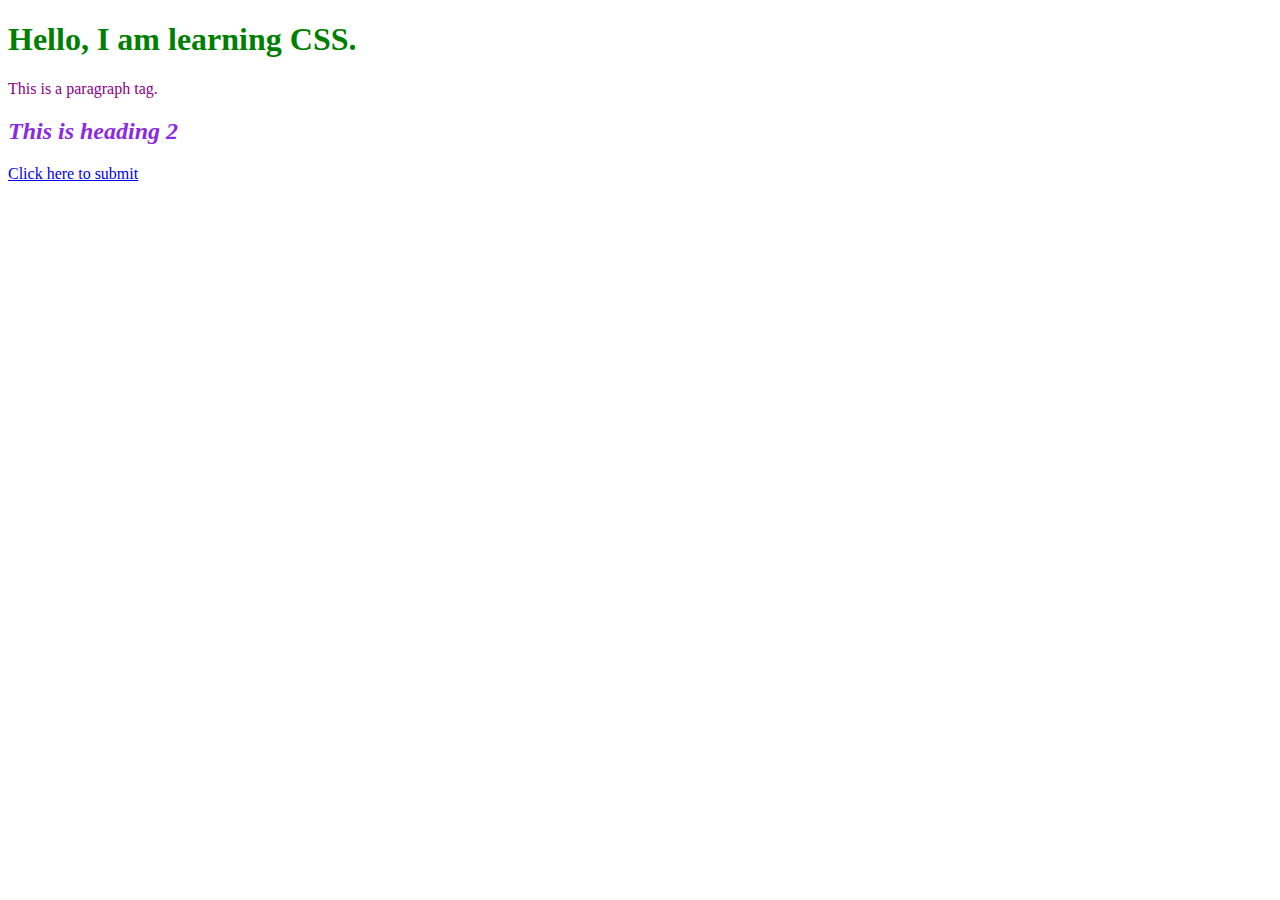
<file: CSS1/index.html>
<!DOCTYPE html>
<html>

<head>
    <title>CSS</title>
    <link rel="stylesheet" href="styles.css">

    <style>
        /* h1{
            color: green;
            font-size: 16px;
        }
        p{
            color: darkorchid;
        } */
    </style>
</head>

<body>

</body>
<h1 id="heading">Hello, I am learning CSS.</h1>
<p id="para1">This is a paragraph tag.</p>

<h2 class="headingTwo">This is heading 2</h2>

<a href="/">Click here to submit</a>
</html>
</file>
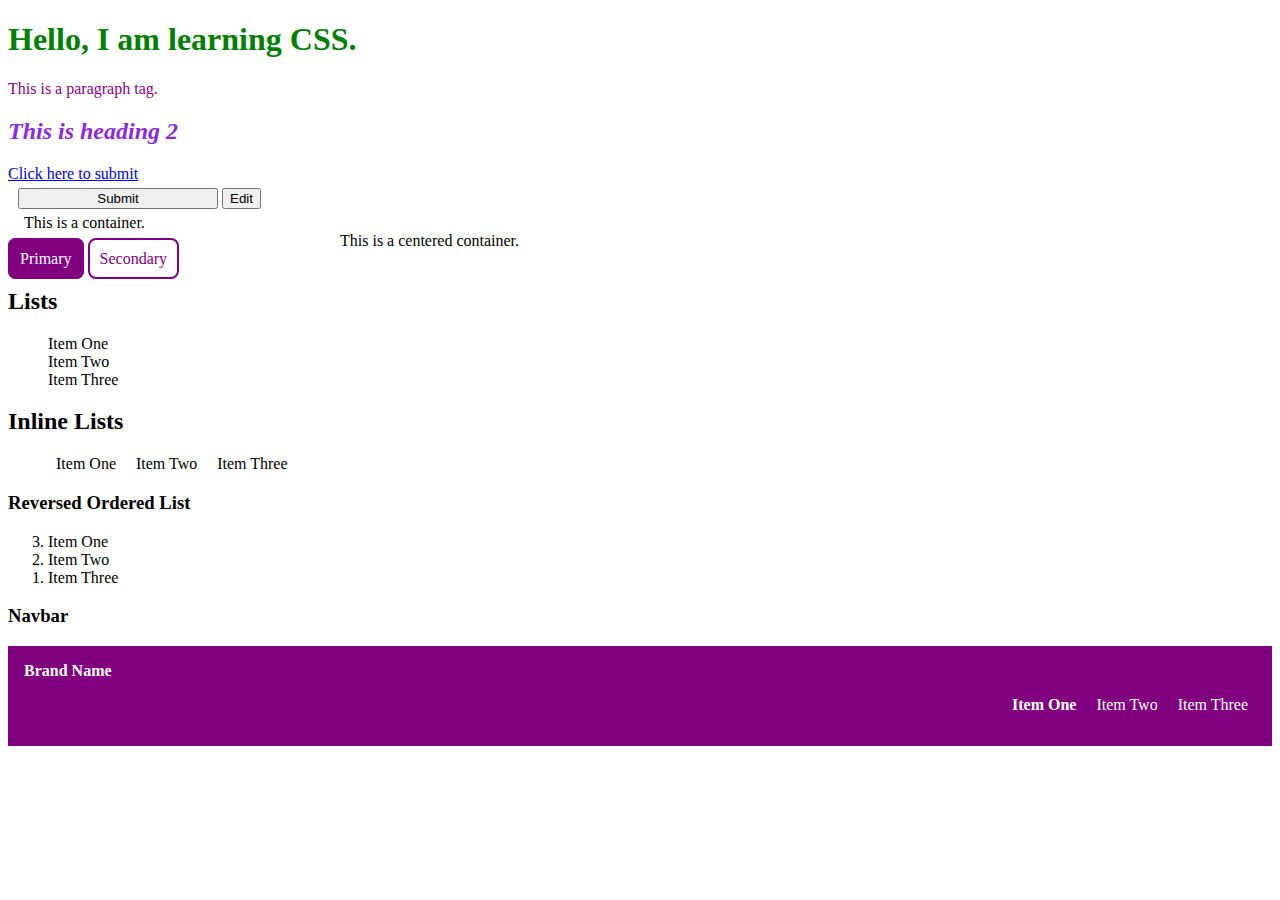
<file: CSS2/index.html>
<!DOCTYPE html>
<html>

<head>
    <title>CSS</title>
    <link rel="stylesheet" href="styles.css">

    <style>
        :root {
            --primary-color: purple
        }

        .submit {
            margin-top: 5px;
            margin-bottom: 5px;
            margin-left: 10px;
            box-sizing: border-box;
            width: 200px;
        }

        .container {
            padding-left: 1rem;
            padding-right: 1rem;
        }

        .centered-container {
            max-width: 600px;
            margin: auto;
        }

        .link {
            text-decoration: none;
        }

        .link-primary {
            border: 2px solid var(--primary-color);
            background-color: var(--primary-color);
            border-radius: 0.5rem;
            color: white;
            padding: 10px;
        }

        .link-secondary {
            border: 2px solid var(--primary-color);
            border-radius: 0.5rem;
            color: var(--primary-color);
            padding: 10px;
        }

        .list-non-bullet {
            list-style: none;
        }

        .list-item-inline {
            display: inline;
            padding: 0rem 0.5rem;
        }

        .navigation {
            background-color: var(--primary-color);
            color: white;
            padding: 1rem;
        }

        .nav-pills {
            text-align: right;
        }

        .nav-brand {
            font-weight: bold;
        }

        .navigation .link {
            color: white;
        }

        .navigation .link-active {
            font-weight: bold;
        }
    </style>
</head>

<body>


    <h1 id="heading">Hello, I am learning CSS.</h1>
    <p id="para1">This is a paragraph tag.</p>

    <h2 class="headingTwo">This is heading 2</h2>

    <a href="/">Click here to submit</a>

    <div>
        <button class="submit">Submit</button>
        <button>Edit</button>
    </div>

    <div class="container">This is a container.</div>

    <div class="container centered-container">This is a centered container.</div>

    <a href="/" class="link link-primary">Primary</a>
    <a href="/" class="link link-secondary">Secondary</a>

    <h2>Lists</h2>
    <ul class="list-non-bullet">
        <li>Item One</li>
        <li>Item Two</li>
        <li>Item Three</li>
    </ul>

    <h2>Inline Lists</h2>
    <ul class="list-non-bullet">
        <li class="list-item-inline">Item One</li>
        <li class="list-item-inline">Item Two</li>
        <li class="list-item-inline">Item Three</li>
    </ul>

    <h3>Reversed Ordered List</h3>
    <ol reversed>
        <li>Item One</li>
        <li>Item Two</li>
        <li>Item Three</li>
    </ol>

    <h3>Navbar</h3>
    <nav class="container navigation">
        <div class="nav-brand">Brand Name</div>
        <ul class="list-non-bullet nav-pills">
            <li class="list-item-inline"><a class="link link-active" href="/">Item One</a></li>
            <li class="list-item-inline"><a class="link" href="products">Item Two</a></li>
            <li class="list-item-inline"><a class="link" href="/about">Item Three</a></li>
        </ul>
    </nav>
</body>

</html>
</file>
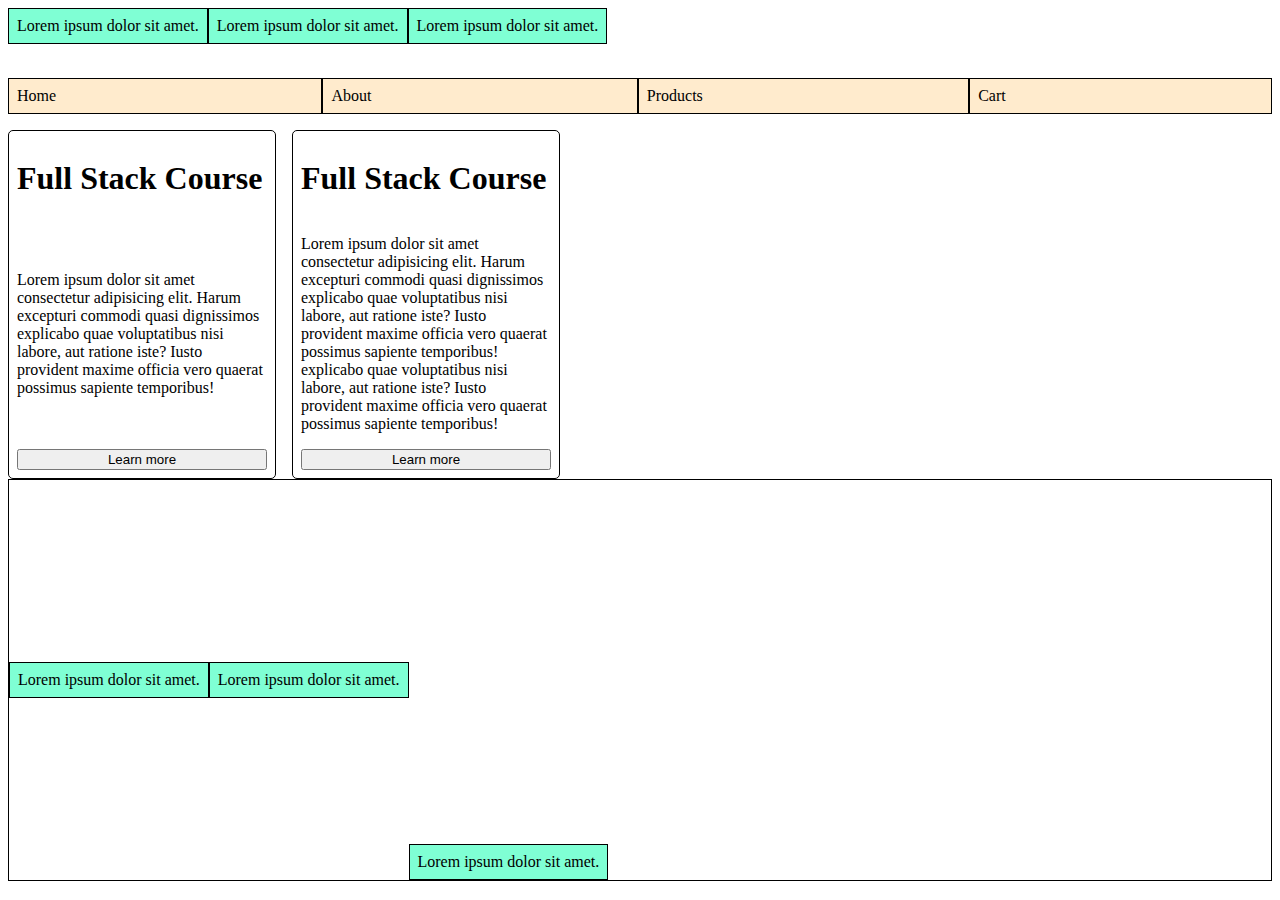
<file: CSS5/index.html>
<!DOCTYPE html>
<html lang="en">

<head>
    <meta charset="UTF-8">
    <meta name="viewport" content="width=device-width, initial-scale=1.0">
    <title>Flexbox</title>
    <link rel="stylesheet" href="styles.css">
</head>

<body>
    <div class="row">
        <div class="col">Lorem ipsum dolor sit amet.</div>
        <div class="col">Lorem ipsum dolor sit amet.</div>
        <div class="col">Lorem ipsum dolor sit amet.</div>
    </div>
    <br>

    <nav>
        <ul class="row" style="padding-inline-start: 0px;">
            <li class="nav-items">Home</li>
            <li class="nav-items">About</li>
            <li class="nav-items">Products</li>
            <li class="nav-items">Cart</li>
        </ul>
    </nav>

    <div class="cards">
        <div class="card">
            <h1>Full Stack Course</h1>
            <p>Lorem ipsum dolor sit amet consectetur adipisicing elit. Harum excepturi commodi quasi dignissimos
                explicabo quae voluptatibus nisi labore, aut ratione iste? Iusto provident maxime officia vero quaerat
                possimus sapiente temporibus!</p>
            <button>Learn more</button>
        </div>
        <div class="card">
            <h1>Full Stack Course</h1>
            <p>Lorem ipsum dolor sit amet consectetur adipisicing elit. Harum excepturi commodi quasi dignissimos
                explicabo quae voluptatibus nisi labore, aut ratione iste? Iusto provident maxime officia vero quaerat
                possimus sapiente temporibus! explicabo quae voluptatibus nisi labore, aut ratione iste? Iusto provident
                maxime officia vero quaerat
                possimus sapiente temporibus!</p>
            <button>Learn more</button>
        </div>
    </div>

    <div class="alignedRow">
        <div class="col">Lorem ipsum dolor sit amet.</div>
        <div class="col">Lorem ipsum dolor sit amet.</div>
        <div class="col end">Lorem ipsum dolor sit amet.</div>
    </div>
</body>

</html>
</file>
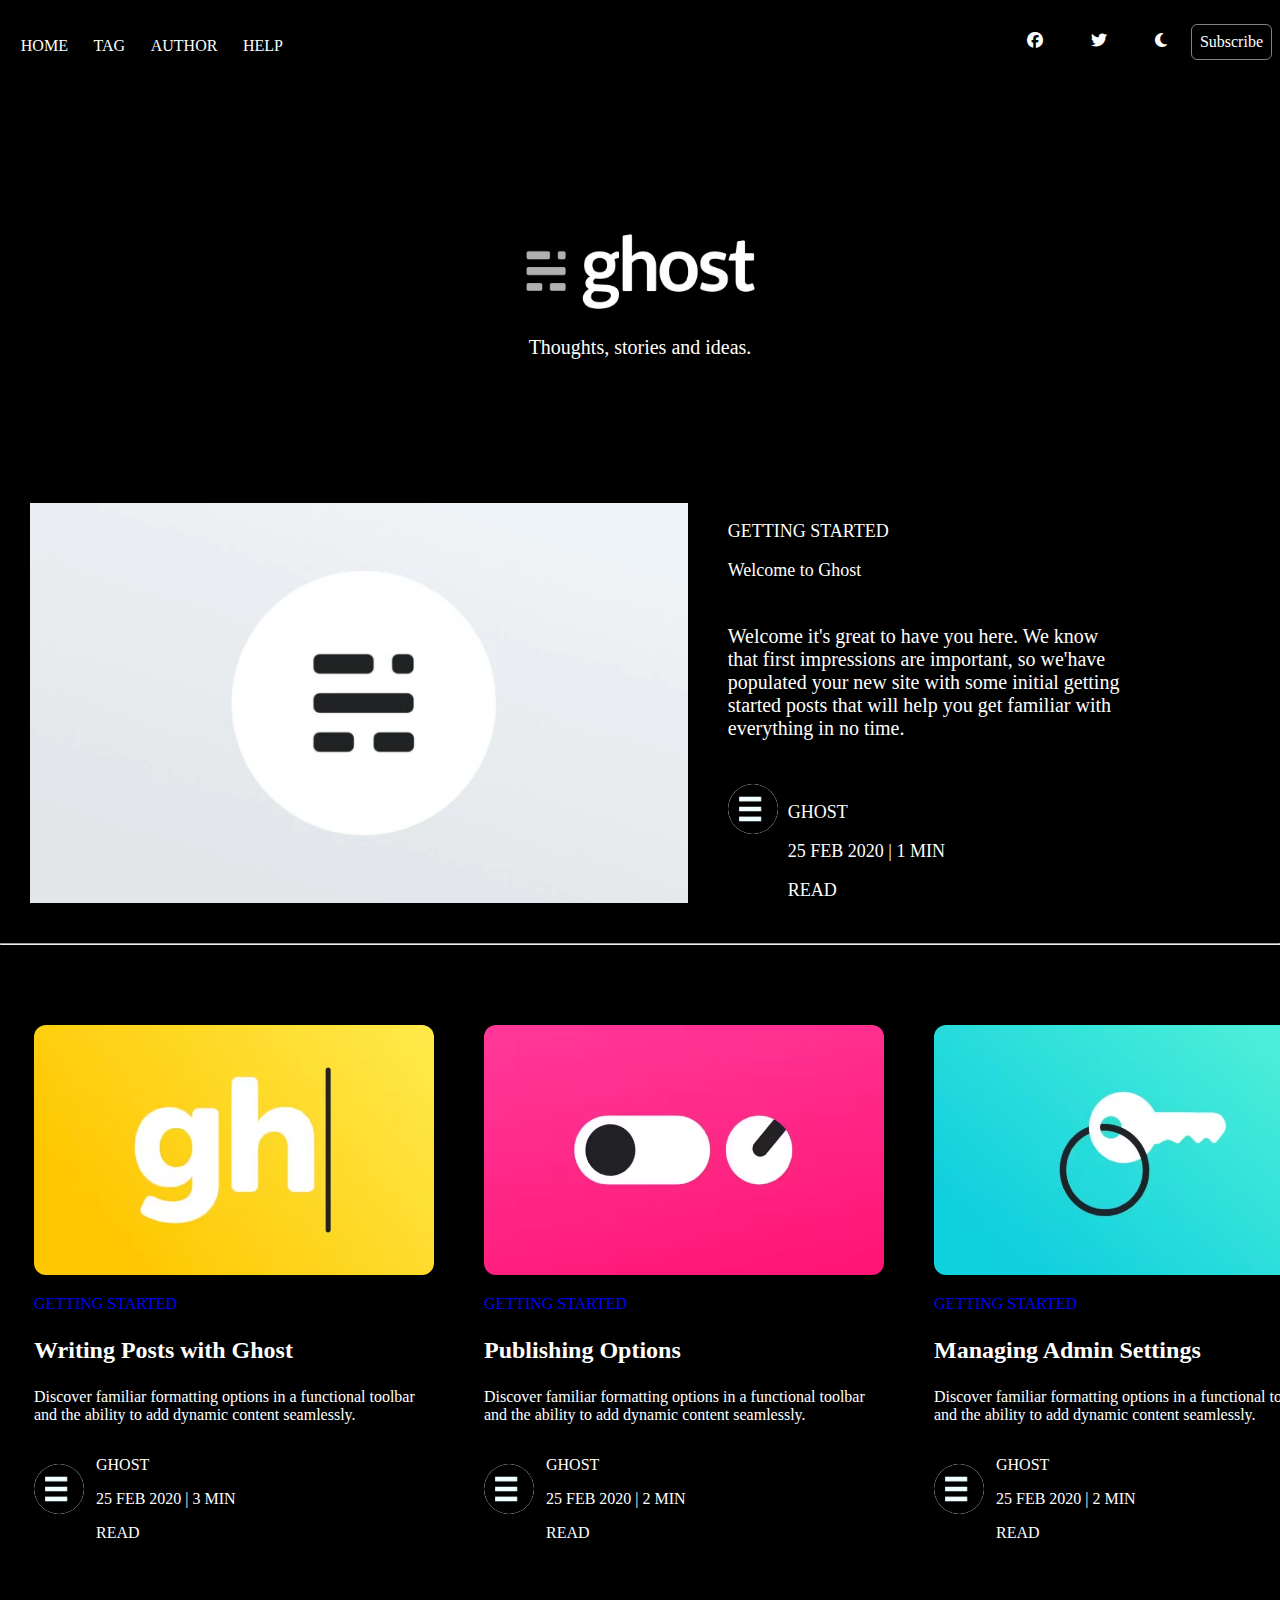
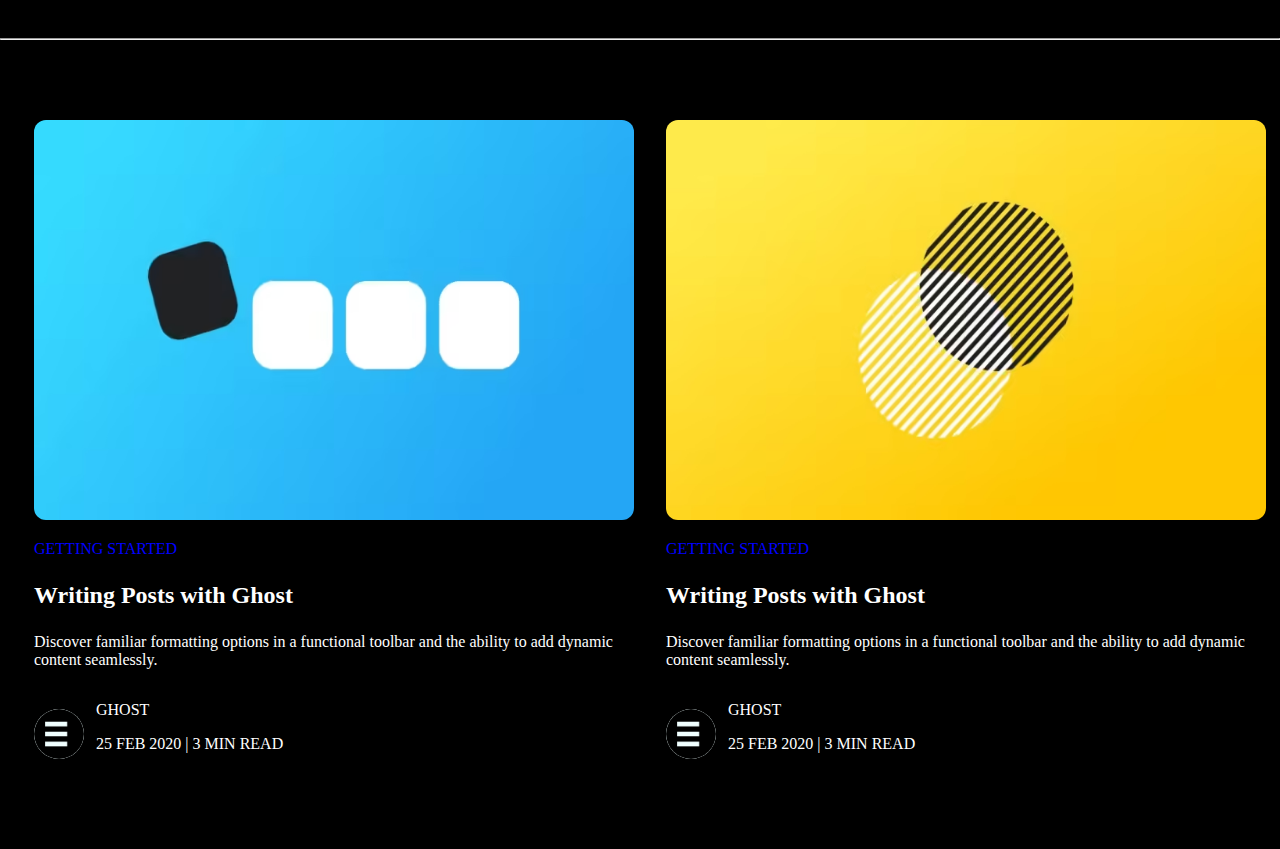
<file: CSS_Assignment1/index.html>
<!DOCTYPE html>
<html lang="en">

<head>
    <meta charset="UTF-8">
    <meta name="viewport" content="width=device-width, initial-scale=1.0">
    <title>CSS Assignment1</title>
    <link rel="stylesheet" href="styles.css">
    <link rel="stylesheet" href="https://cdnjs.cloudflare.com/ajax/libs/font-awesome/6.5.1/css/all.min.css">

</head>

<body>
    <main>
        <nav>
            <div>
                <ul class="list">
                    <li class="list-items">HOME</li>
                    <li class="list-items">TAG</li>
                    <li class="list-items">AUTHOR</li>
                    <li class="list-items">HELP</li>
                </ul>
            </div>
            <div class="icons">

                <!-- <p class="icon-items">Twitter</p>
            <p class="icon-items">Facebook</p>
            <p class="icon-items">moon</p>
            <p class="icon-items sub">Subscribe</p> -->
                <i class="fa-brands fa-facebook icon-items"></i>
                <i class="fa-brands fa-twitter icon-items"></i>
                <i class="fa-solid fa-moon icon-items"></i>
                <p class="icon-items sub">Subscribe</p>
            </div>
        </nav>

        <section>
            <div class="hero">
                <img src="middleLogo-3_g41y4r.png" alt="">
                <p class="hero-text">Thoughts, stories and ideas.</p>
            </div>
        </section>

        <section class="ghosts">
            <div class="ghost">
                <img src="ghostImage1_xt6wb5.webp" alt="">
            </div>
            <div class="ghost1">
                <p>GETTING STARTED</p>
                <P>Welcome to Ghost</P>
                <p class="desc">Welcome it's great to have you here. We know that first impressions are important, so
                    we'have populated your new site with some initial getting started posts that will help you get
                    familiar with everything in no time.</p>
                <div class="time">
                    <div class="time1">
                        <img src="smallLogo_fmjzvk.png" alt="">
                    </div>
                    <div class="time2">
                        <p>GHOST</p>
                        <p>25 FEB 2020 | 1 MIN</p>
                        <p>READ</p>
                    </div>
                </div>
            </div>

        </section>
        <hr>

        <section>
            <div class="cards">
                <div class="card1">
                    <img class="card-img" src="ghostImage2_ken5hq.avif" alt="">
                    <p class="start">GETTING STARTED</p>
                    <p class="post">Writing Posts with Ghost</p>
                    <p>Discover familiar formatting options in a functional toolbar and the ability to add dynamic
                        content seamlessly.</p>
                    <div class="info">
                        <div class="cards-info">
                            <img src="smallLogo_fmjzvk.png" alt="">
                        </div>
                        <div class="time2">
                            <p>GHOST</p>
                            <p>25 FEB 2020 | 3 MIN</p>
                            <p>READ</p>
                        </div>
                    </div>
                </div>
                <div class="card2">
                    <img class="card-img" src="ghostImage3_smh9dh.avif" alt="">
                    <p class="start">GETTING STARTED</p>
                    <p class="post">Publishing Options</p>
                    <p>Discover familiar formatting options in a functional toolbar and the ability to add dynamic
                        content seamlessly.</p>
                    <div class="info">
                        <div class="cards-info">
                            <img src="smallLogo_fmjzvk.png" alt="">
                        </div>
                        <div class="time2">
                            <p>GHOST</p>
                            <p>25 FEB 2020 | 2 MIN</p>
                            <p>READ</p>
                        </div>
                    </div>
                </div>
                <div class="card3">
                    <img class="card-img" src="ghostImage4_fqf7yz.avif" alt="">
                    <p class="start">GETTING STARTED</p>
                    <p class="post">Managing Admin Settings</p>
                    <p>Discover familiar formatting options in a functional toolbar and the ability to add dynamic
                        content seamlessly.</p>
                    <div class="info">
                        <div class="cards-info">
                            <img src="smallLogo_fmjzvk.png" alt="">
                        </div>
                        <div class="time2">
                            <p>GHOST</p>
                            <p>25 FEB 2020 | 2 MIN</p>
                            <p>READ</p>
                        </div>
                    </div>
                </div>
            </div>
        </section>
        <hr>

        <section>
         <div class="boxes">
            <div class="box1">
                <img class="box-img" src="ghostImage5_mgxrty.avif" alt="">
                <p class="start">GETTING STARTED</p>
                <p class="post">Writing Posts with Ghost</p>
                <p>Discover familiar formatting options in a functional toolbar and the ability to add dynamic
                    content seamlessly.</p>
                <div class="info">
                    <div class="cards-info">
                        <img src="smallLogo_fmjzvk.png" alt="">
                    </div>
                    <div class="time2">
                        <p>GHOST</p>
                        <p>25 FEB 2020 | 3 MIN READ</p>
                        
                    </div>
                </div>
            </div>
            <div class="box2">
                <img class="box-img" src="ghostImage6_ezgbwj.avif" alt="">
                <p class="start">GETTING STARTED</p>
                <p class="post">Writing Posts with Ghost</p>
                <p>Discover familiar formatting options in a functional toolbar and the ability to add dynamic
                    content seamlessly.</p>
                <div class="info">
                    <div class="cards-info">
                        <img src="smallLogo_fmjzvk.png" alt="">
                    </div>
                    <div class="time2">
                        <p>GHOST</p>
                        <p>25 FEB 2020 | 3 MIN READ</p>
                       
                    </div>
                </div>
            </div>
         </div>
        </section>
    </main>
</body>

</html>
</file>
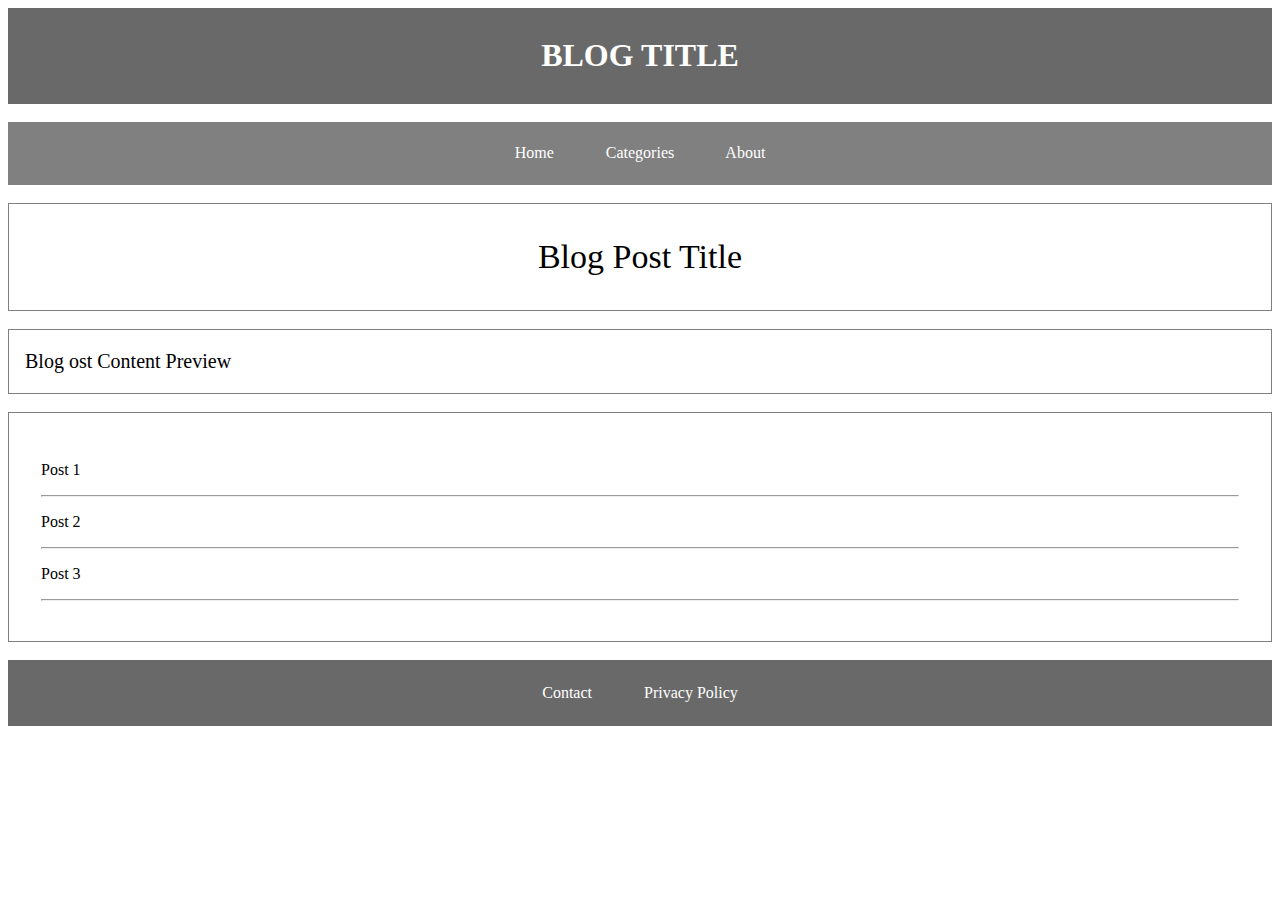
<file: CSS_HW1/index.html>
<!DOCTYPE html>
<html>

<head>
    <style>
        .container {
            padding-left: 1rem;
            padding-right: 1rem;
        }

        .blogTitle {
            background-color: dimgray;
            padding: 0.5rem;
        }

        .title {
            text-align: center;
            color: white;
        }

        .navigation {
            margin-top: 18px;
            background-color: gray;
            padding: 1.4rem;
            text-align: center;

        }

        .link {
            text-decoration: none;
            color: white;

        }

        .link:hover {
            text-decoration: underline;
        }

        .category {
            padding-left: 3rem;
            padding-right: 3rem;
        }

        .post {
            border: 1px solid gray;
            margin-top: 18px;
        }

        .postTitle {
            text-align: center;
            font-size: 34px;
        }

        .preview {
            border: 1px solid gray;
            margin-top: 18px;
        }

        .contentTitle {
            font-size: 20px;
        }

        .posts {
            border: 1px solid gray;
            margin-top: 18px;
            padding: 2rem;
        }

        .footer {
            background-color: dimgray;
            margin-top: 18px;
            padding: 1.5rem;
            text-align: center;
        }

        .privacy {
            padding-left: 3rem;
        }
    </style>
</head>

<body>
    <div class="blogTitle container">
        <h1 class="title">BLOG TITLE</h1>
    </div>

    <div class="navigation container">
        <a class="link" href="/">Home</a>
        <a class="link category" href="/categories">Categories</a>
        <a class="link" href="/about">About</a>
    </div>

    <div class="post container">
        <p class="postTitle">Blog Post Title</p>
    </div>

    <div class="preview container">
        <p class="contentTitle">Blog ost Content Preview</p>
    </div>

    <div class="posts container">
        <p>Post 1</p>
        <hr>
        <p>Post 2</p>
        <hr>
        <p>Post 3</p>
        <hr>
    </div>

    <div class="footer">
        <a class="link" href="/contact">Contact</a>
        <a class="link privacy" href="/privacy-policy">Privacy Policy</a>
    </div>
</body>

</html>
</file>
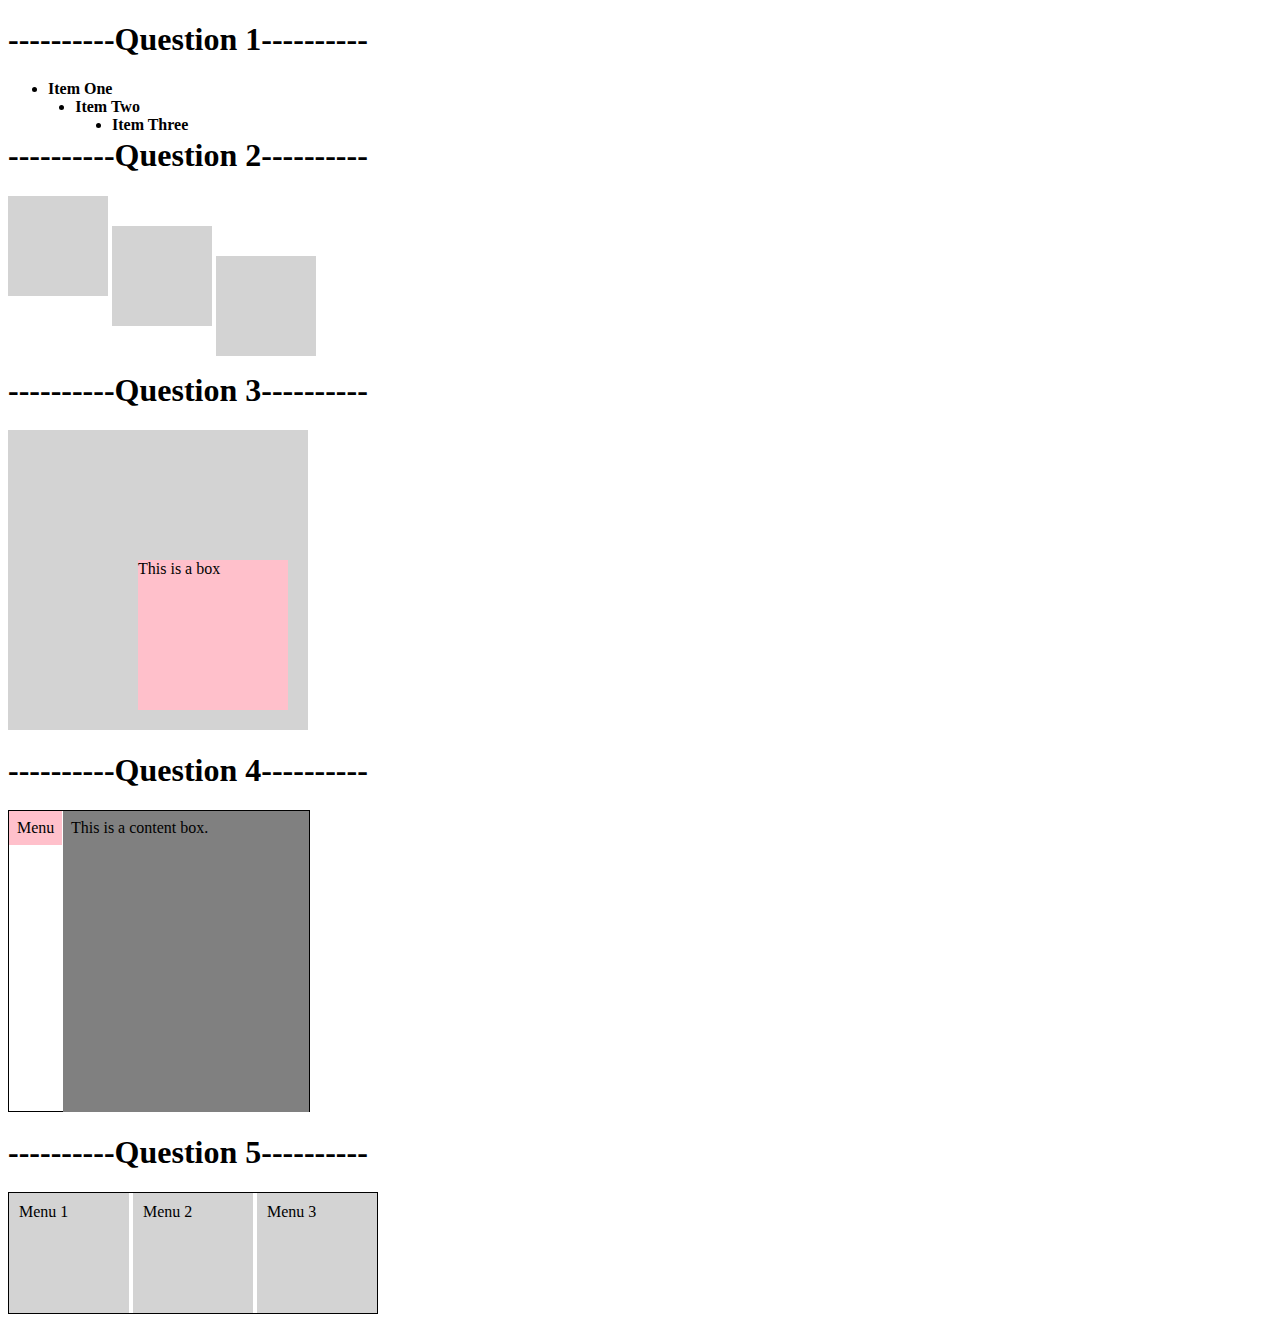
<file: CSS_HW2/index.html>
<!DOCTYPE html>
<html>

<head>
    <title>CSS-HW2</title>
    <style>
        .first {
            position: relative;
            font-weight: bold;
        }

        .second {
            position: relative;
            font-weight: bold;
            left: 1.7rem;

        }

        .third {
            position: absolute;
            font-weight: bold;
            left: 7rem;
        }

        .box {
            position: relative;
        }

        .box1 {
            height: 100px;
            width: 100px;
            background-color: lightgray;

        }

        .box2 {
            height: 100px;
            width: 100px;
            background-color: lightgray;
            top: 30px;
            position: relative;
        }

        .box3 {
            height: 100px;
            width: 100px;
            background-color: lightgray;
            top: 60px;
            position: relative;
        }
        .big{
            
            width: 300px;
            height: 300px;
            background-color: lightgrey;
            position: relative;
        }
        .small{
            width: 150px;
            height: 150px;
            background-color: pink;
            position: absolute;
            right: 0;
            bottom: 0;
            margin-right: 20px;
            margin-bottom: 20px;
        }
        .container{
            height: 300px;
            width: 300px;
            background-color: white;
            border: 1px solid black;
            position: relative;
        }
        .cont1{
          background-color: pink;
          padding: 0.5rem;
        }
        .cont2{
            width: 230px;
            height: 285px;
            background-color: grey;
            position: absolute;
            right: 0;
            padding: 0.5rem;
        }
        .menus{
         border: 1px solid black;
         display: inline-block;
        }
        .menu1{
            width: 100px;
            height: 100px;
            background-color: lightgray;
            padding: 10px;
        }
        .menu2{
            width: 100px;
            height: 100px;
            background-color: lightgray;
            padding: 10px;
        }
        .menu3{
            width: 100px;
            height: 100px;
            background-color: lightgray;
            padding: 10px;
        }
    </style>
</head>

<body>
    <main>
        <h1>----------Question 1----------</h1>
        <ul>
            <li class="first">Item One</li>
            <li class="second">Item Two</li>
            <li class="third">Item Three</li>
        </ul>


        <h1>----------Question 2----------</h1>

        <div class="box">
            <div class="box1" style="display: inline-block;"></div>
            <div class="box2" style="display: inline-block;"></div>
            <div class="box3" style="display: inline-block;"></div>
        </div>




        <h1 style="margin-top: 72px;">----------Question 3----------</h1>

        <div class="big">
            <div class="small">This is a box</div>
        </div>

        <h1>----------Question 4----------</h1>
        <div class="container">
            <div class="cont1" style="display: inline-block;">Menu</div>
            <div class="cont2" style="display: inline-block;">This is a content box.</div>
        </div>

        <h1>----------Question 5----------</h1>
        <div class="menus">
            <div class="menu1" style="display: inline-block;">Menu 1</div>
            <div class="menu2" style="display: inline-block;">Menu 2</div>
            <div class="menu3" style="display: inline-block;">Menu 3</div>
        </div>

    </main>
</body>

</html>
</file>
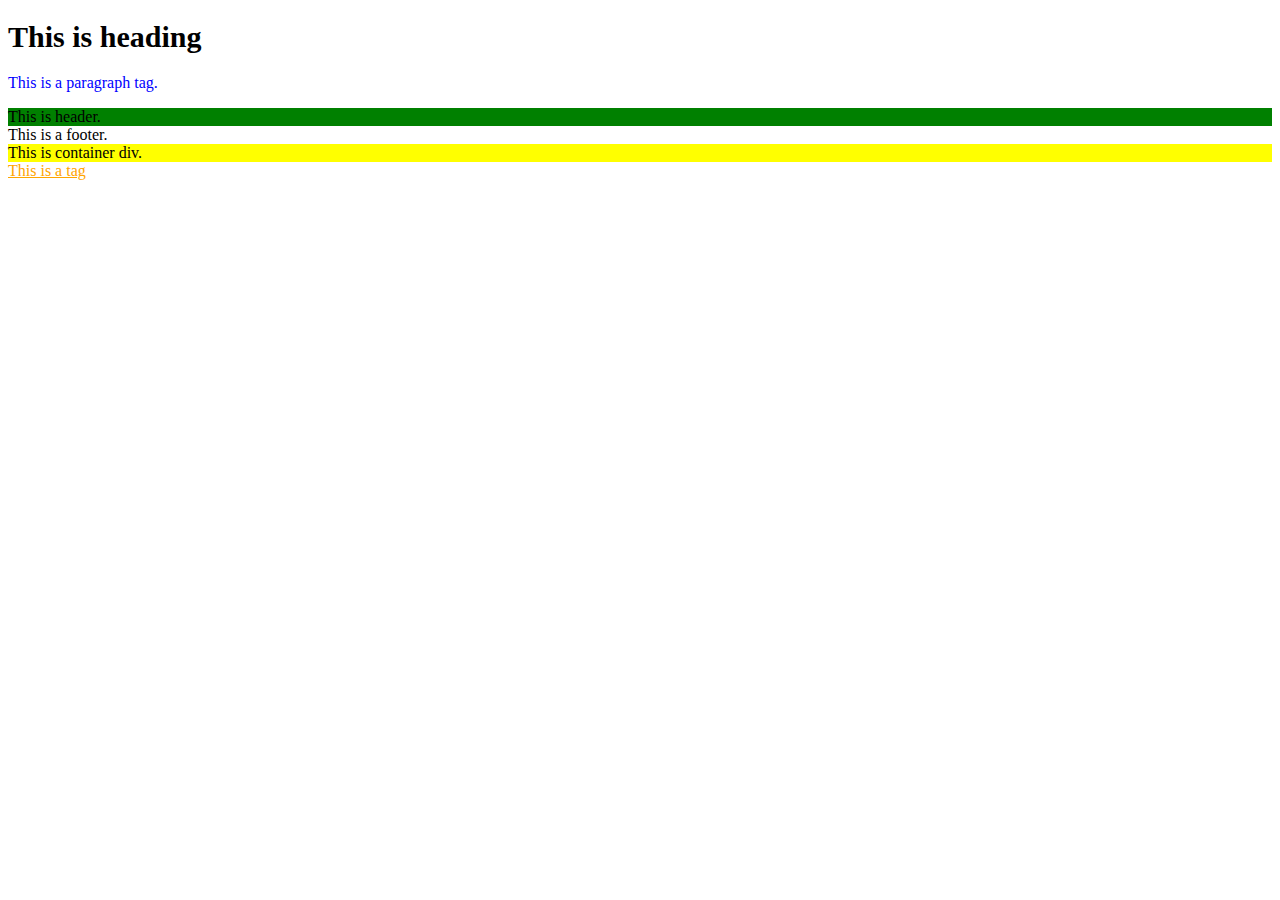
<file: CSS_HW5/index.html>
<!DOCTYPE html>
<html lang="en">
<head>
    <meta charset="UTF-8">
    <meta name="viewport" content="width=device-width, initial-scale=1.0">
    <title>CSS HW5</title>
    <link rel="stylesheet" href="styles.css">
</head>
<body>
    <h1 class="sidebar">This is heading</h1>
    <p>This is a paragraph tag.</p>
    <header>This is header.</header>
    <footer>This is a footer.</footer>
    <div style="background-color: yellow;" class="container">This is container div.</div>
    <a href="">This is a tag</a>
</body>
</html>
</file>
<file: CSS1/styles.css>
#heading {
  color: green;
}

#para1 {
  color: darkmagenta;
}

.headingTwo {
  color: blueviolet;
  font-style: italic;
}

a:hover{
    color: greenyellow;
    font-weight: 600;
}
</file>
<file: CSS2/styles.css>
#heading {
  color: green;
}

#para1 {
  color: darkmagenta;
}

.headingTwo {
  color: blueviolet;
  font-style: italic;
}

/* a:hover{
    color: greenyellow;
    font-weight: 600;
} */
</file>
<file: CSS5/styles.css>
.row {
  display: flex;
  flex-wrap: wrap;
}

.col {
  border: 1px solid black;
  background-color: aquamarine;
  padding: 0.5rem;
}
/* nav{
    background-color: blanchedalmond;
} */
.nav-items {
  list-style: none;
  border: 1px solid black;
  padding: 0.5rem;
  background-color: blanchedalmond;
  flex-grow: 1;
}

.cards {
  display: flex;
  gap: 1rem;
  flex-wrap: wrap;
}
.card {
  border: 1px solid black;
  max-width: 250px;
  padding: 0.5rem;
  border-radius: 5px;
  display: flex;
  flex-direction: column;
  justify-content: space-between;
}

.alignedRow {
  display: flex;
  flex-wrap: wrap;
  height: 400px;
  align-items: center;
  border: 1px solid black;
}

.end{
    align-self: flex-end;
}
</file>
<file: CSS_Assignment1/styles.css>
body {
  margin: 0;
  padding: 0;
  background-color: black;
  color: white;
}
nav {
  display: flex;
  justify-content: space-between;
  flex-wrap: wrap;
  padding: 0.5rem;
}
.icons {
  display: flex;
}
.list {
  display: flex;
  padding-inline-start: 0px;
}
.list-items {
  list-style: none;
  padding: 0.8rem;
}
.icon-items {
  padding: 1.5rem;
}
.sub {
  border: 1px solid gray;
  color: white;
  padding: 0.5rem;
  border-radius: 6px;
  margin-bottom: 36px;
}
.hero {
  text-align: center;
  margin: 8rem;
}
.hero img {
  height: 80px;
}
.hero-text {
  font-size: 20px;
}
.ghost {
  padding: 1rem;
}
.ghosts {
  display: flex;
  gap: 8px;
  padding-left: 14px;
}
.ghost1 {
  padding: 1rem;
  width: 400px;
  font-size: 18px;
}
.ghosts img {
  height: 400px;
  margin-bottom: 10px;
}
.time {
  display: flex;
  gap: 10px;
  padding-top: 24px;
}
.time img {
  height: 50px;
  background-color: azure;
  border-radius: 50%;
}
.time2 {
  padding: 0;
  margin: 0;
}
.desc {
  padding-top: 24px;
  font-size: 20px;
}
.cards {
  display: flex;
  gap: 18px;
  padding: 1rem;
  margin: 48px 2px;
}
.card1 {
  max-width: 400px;
  padding: 1rem;
}
.card2 {
  max-width: 400px;
  padding: 1rem;
}
.card3 {
  max-width: 400px;
  padding: 1rem;
}
.cards-info img {
  height: 50px;
  background-color: azure;
  border-radius: 50%;
  margin-top: 24px;
}
.info {
  display: flex;
  gap: 12px;
}
.card-img {
  height: 250px;
  width: 400px;
  border-radius: 12px;
}
.start {
  color: blue;
}
.post {
  font-weight: bold;
  font-size: 24px;
}
.boxes {
  display: flex;
  padding: 1rem;
  margin: 48px 2px;
}
.box-img {
  width: 600px;
  height: 400px;
  border-radius: 12px;
}
.box1 {
  max-width: 600px;
  padding: 1rem;
}
.box2 {
  max-width: 600px;
  padding: 1rem;
}
</file>
<file: CSS_HW5/styles.css>
body {
}

@media (max-width: 800px) {
  body {
    background-color: lightgray;
  }
}

@media (min-width: 900px) {
  h1 {
    font-size: 30px;
  }
}

@media (max-width: 600px) {
  .sidebar {
    display: none;
  }
}

@media (min-height: 700px) {
  p {
    color: blue;
  }
}

@media (min-width: 1000px) {
  header {
    background-color: green;
  }
}

@media (max-height: 500px) {
  body {
    font-size: 12px;
  }
}

@media (width: 1024px) {
  footer {
    text-align: center;
  }
}

@media (max-width: 400px) {
  .container {
    width: 80%;
  }
}

@media (min-width: 600px) and (max-width: 900px) {
  p {
    font-size: 16px;
  }
}

@media (min-width: 1000px) {
  a {
    color: orange;
  }
}
</file>
